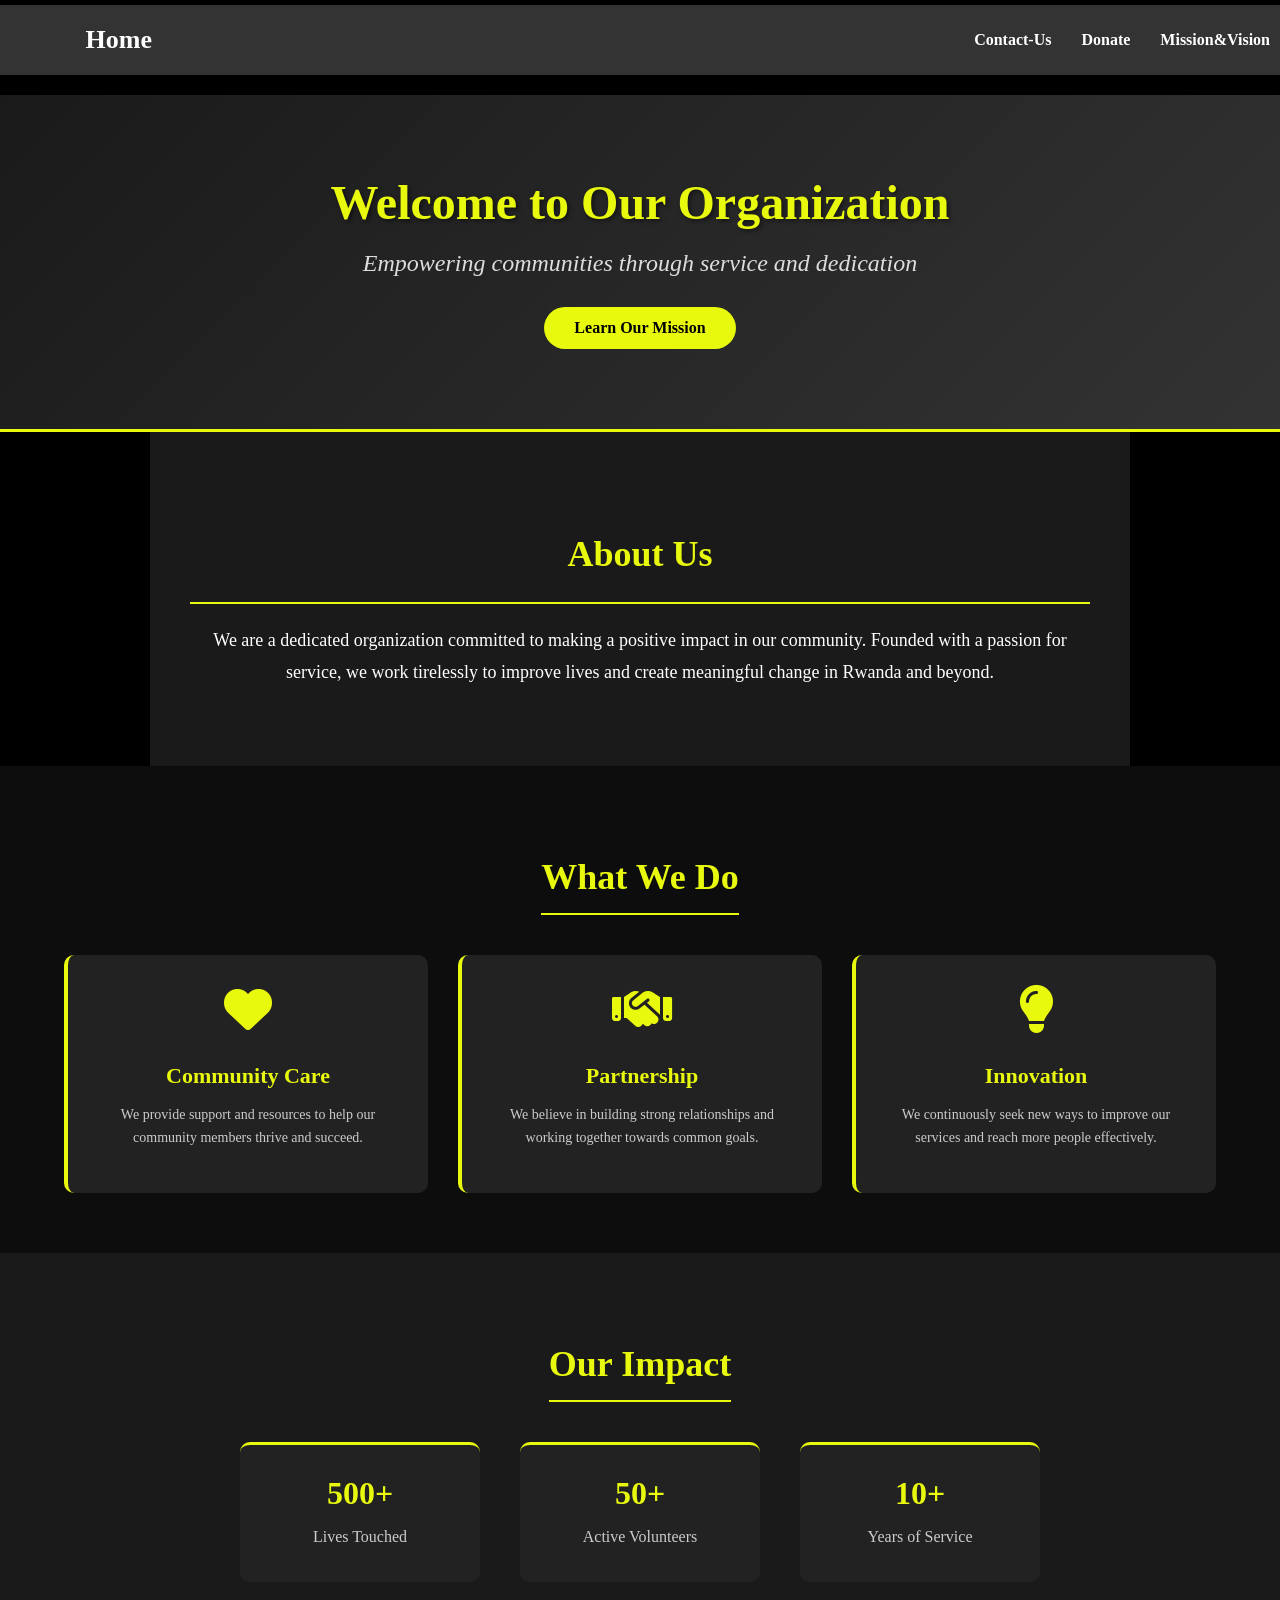
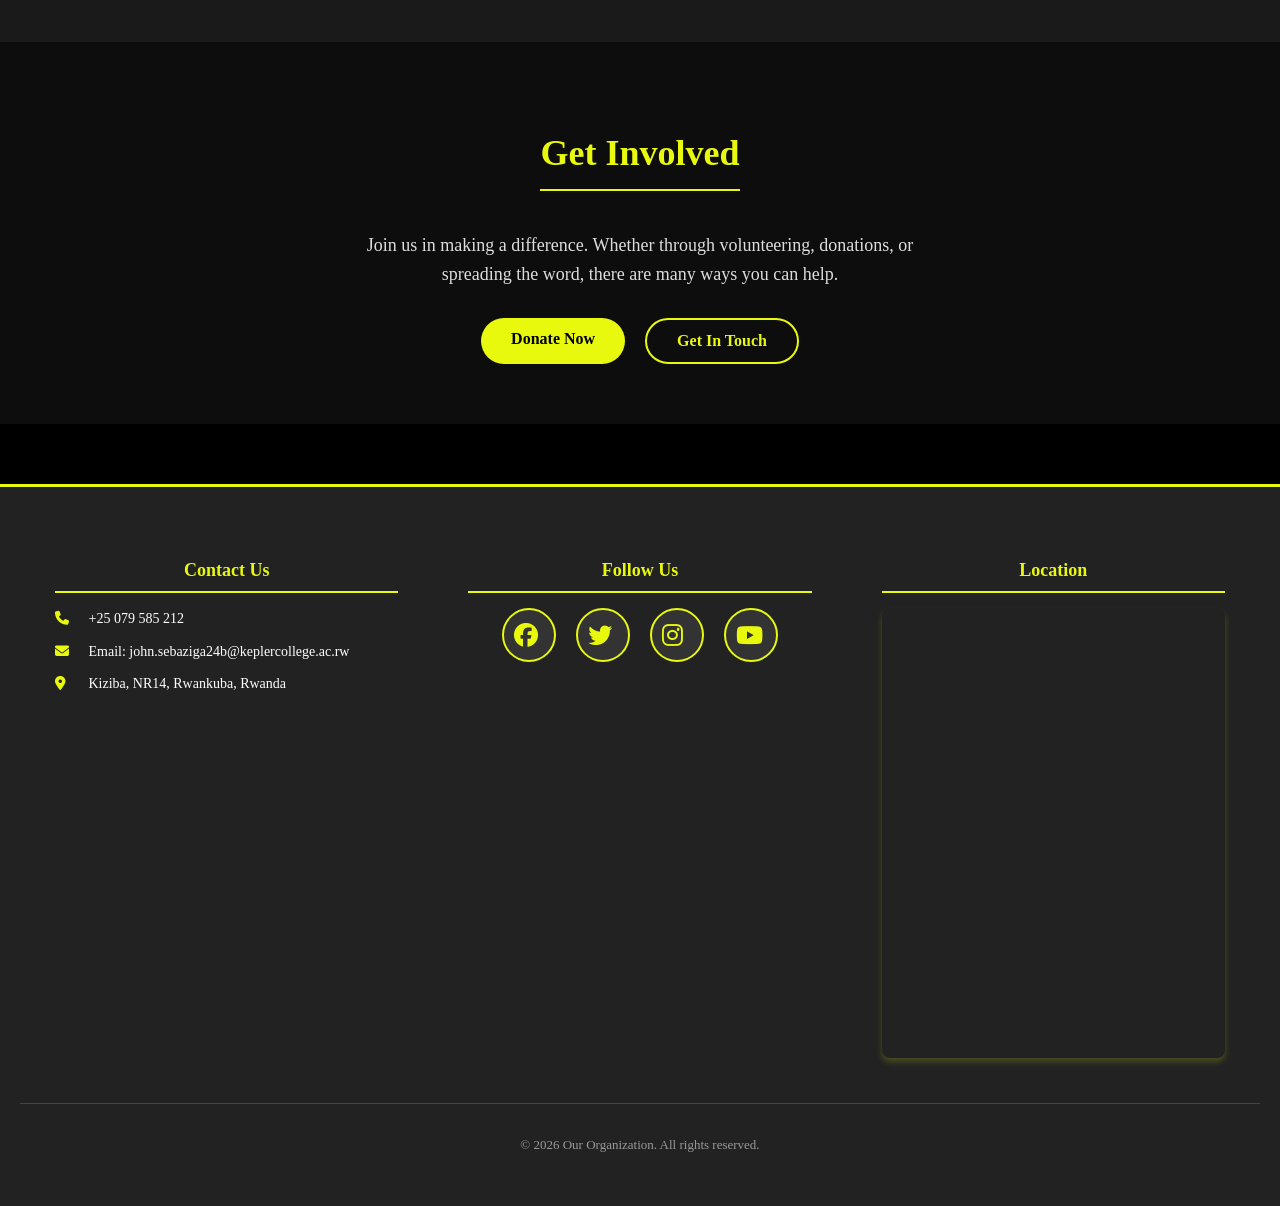
<file: index.html>
<!DOCTYPE html>
<html lang="en">
<head>
    <meta charset="UTF-8">
    <meta name="viewport" content="width=device-width, initial-scale=1.0">
    <title>Home</title>
    <link rel="stylesheet" href="style.css">
    <link rel="stylesheet" href="https://cdnjs.cloudflare.com/ajax/libs/font-awesome/6.4.0/css/all.min.css">
</head>
<body>
<nav>
    <a href="HTML Homepage.html" class="home"><b>Home</b></a>
    <a href="Contact Us.html" target="_blank"><strong>Contact-Us</strong></a>
    <a href="Donate.html" target="_blank"><strong>Donate</strong></a>
    <a href="Mission & Vission.html" target="_blank"><strong>Mission&Vision</strong></a>
</nav>
   
    <section class="hero">
        <h1>Welcome to Our Organization</h1>
        <p class="hero-subtitle">Empowering communities through service and dedication</p>
        <a href="Mission & Vission.html" class="cta-button">Learn Our Mission</a>
    </section>


    <section class="about">
        <h2>About Us</h2>
        <p>We are a dedicated organization committed to making a positive impact in our community. Founded with a passion for service, we work tirelessly to improve lives and create meaningful change in Rwanda and beyond.</p>
    </section>

   
    <section class="highlights">
        <h2>What We Do</h2>
        <div class="highlights-container">
            <div class="highlight-card">
                <i class="fas fa-heart"></i>
                <h3>Community Care</h3>
                <p>We provide support and resources to help our community members thrive and succeed.</p>
            </div>
            <div class="highlight-card">
                <i class="fas fa-handshake"></i>
                <h3>Partnership</h3>
                <p>We believe in building strong relationships and working together towards common goals.</p>
            </div>
            <div class="highlight-card">
                <i class="fas fa-lightbulb"></i>
                <h3>Innovation</h3>
                <p>We continuously seek new ways to improve our services and reach more people effectively.</p>
            </div>
        </div>
    </section>

   
    <section class="impact">
        <h2>Our Impact</h2>
        <div class="impact-stats">
            <div class="stat">
                <h3>500+</h3>
                <p>Lives Touched</p>
            </div>
            <div class="stat">
                <h3>50+</h3>
                <p>Active Volunteers</p>
            </div>
            <div class="stat">
                <h3>10+</h3>
                <p>Years of Service</p>
            </div>
        </div>
    </section>

  
    <section class="get-involved">
        <h2>Get Involved</h2>
        <p>Join us in making a difference. Whether through volunteering, donations, or spreading the word, there are many ways you can help.</p>
        <div class="button-group">
            <a href="Donate.html" class="btn btn-primary">Donate Now</a>
            <a href="Contact Us.html" class="btn btn-secondary">Get In Touch</a>
        </div>
    </section>

    <footer>
        <div class="footer-container">
            
            <div class="footer-section">
                <h3>Contact Us</h3>
                <p><i class="fas fa-phone"></i> +25 079 585 212</p>
                <p><i class="fas fa-envelope"></i> Email: john.sebaziga24b@keplercollege.ac.rw</p>
                <p><i class="fas fa-map-marker-alt"></i> Kiziba, NR14, Rwankuba, Rwanda</p>
            </div>

    
            <div class="footer-section">
                <h3>Follow Us</h3>
                <div class="social-icons">
                    <a href="https://facebook.com" target="_blank" title="Facebook"><i class="fab fa-facebook"></i></a>
                    <a href="https://twitter.com" target="_blank" title="Twitter"><i class="fab fa-twitter"></i></a>
                    <a href="https://instagram.com" target="_blank" title="Instagram"><i class="fab fa-instagram"></i></a>
                    <a href="https://youtube.com" target="_blank" title="YouTube"><i class="fab fa-youtube"></i></a>
                </div>
            </div>

           
            <div class="footer-section">
                <h3>Location</h3>
                <div class="map-container">
                    <iframe src="https://www.google.com/maps/embed?pb=!1m18!1m12!1m3!1d237356.9947204622!2d29.39455051456484!3d-2.0925304422572872!2m3!1f0!2f0!3f0!3m2!1i1024!2i768!4f13.1!3m3!1m2!1s0x19dd2b3b8c59457d%3A0x84dc0f31663a028c!2sKiziba%20Health%20Centre!5e0!3m2!1sen!2srw!4v1778515346919!5m2!1sen!2srw" width="600" height="450" style="border:0;" allowfullscreen="" loading="lazy" referrerpolicy="no-referrer-when-downgrade"></iframe>
                </div>
            </div>
        </div>

   
        <div class="footer-bottom">
            <p>&copy; 2026 Our Organization. All rights reserved.</p>
        </div>
    </footer>

</body>
</html>
</file>
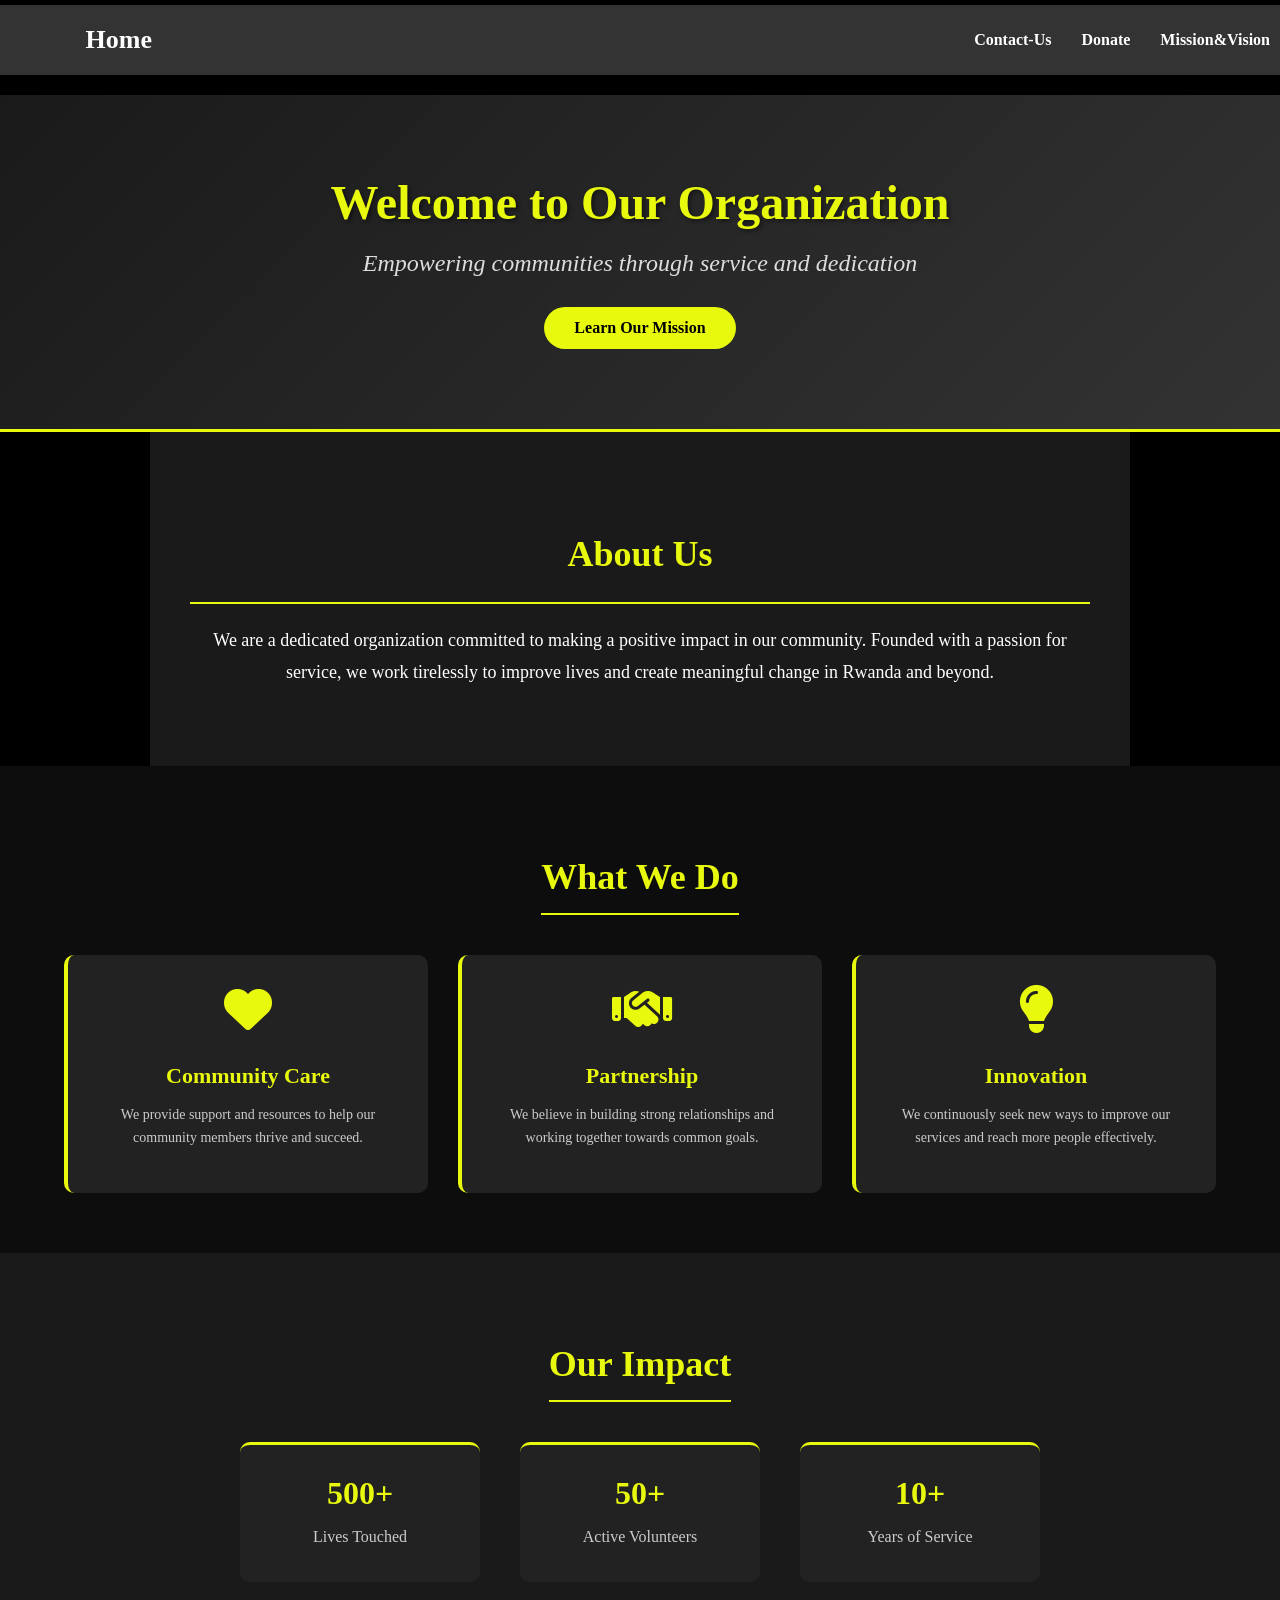
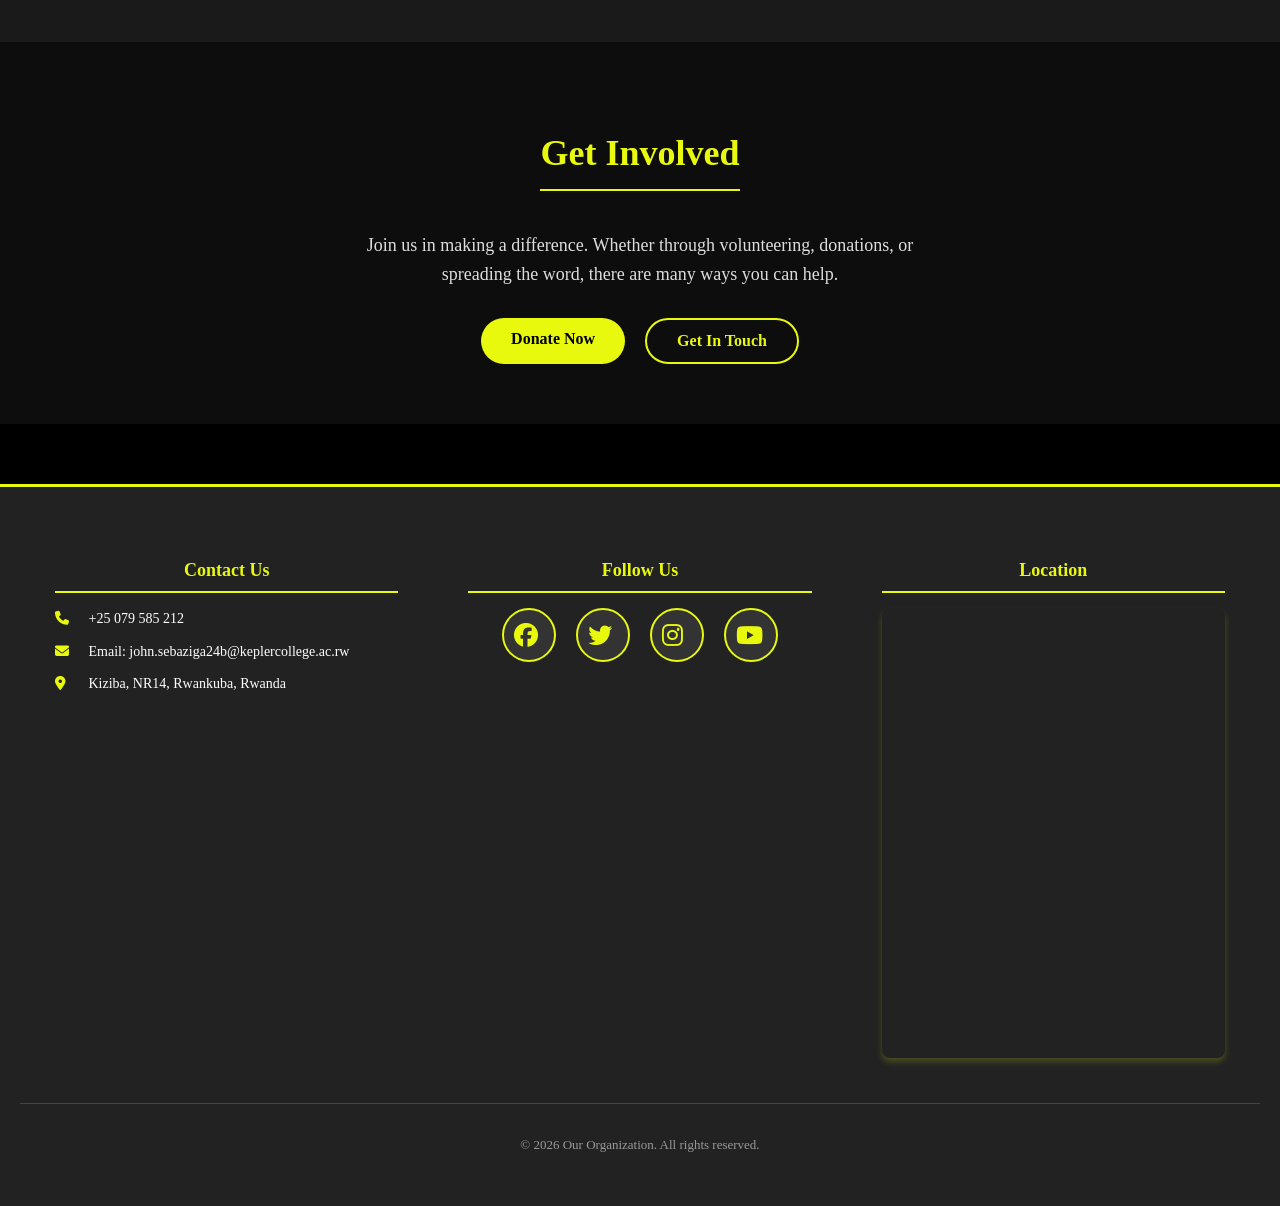
<file: HTML Homepage.html>
<!DOCTYPE html>
<html lang="en">
<head>
    <meta charset="UTF-8">
    <meta name="viewport" content="width=device-width, initial-scale=1.0">
    <title>Home</title>
    <link rel="stylesheet" href="style.css">
    <link rel="stylesheet" href="https://cdnjs.cloudflare.com/ajax/libs/font-awesome/6.4.0/css/all.min.css">
</head>
<body>
<nav>
    <a href="HTML Homepage.html" class="home"><b>Home</b></a>
    <a href="Contact Us.html" target="_blank"><strong>Contact-Us</strong></a>
    <a href="Donate.html" target="_blank"><strong>Donate</strong></a>
    <a href="Mission & Vission.html" target="_blank"><strong>Mission&Vision</strong></a>
</nav>
   
    <section class="hero">
        <h1>Welcome to Our Organization</h1>
        <p class="hero-subtitle">Empowering communities through service and dedication</p>
        <a href="Mission & Vission.html" class="cta-button">Learn Our Mission</a>
    </section>


    <section class="about">
        <h2>About Us</h2>
        <p>We are a dedicated organization committed to making a positive impact in our community. Founded with a passion for service, we work tirelessly to improve lives and create meaningful change in Rwanda and beyond.</p>
    </section>

   
    <section class="highlights">
        <h2>What We Do</h2>
        <div class="highlights-container">
            <div class="highlight-card">
                <i class="fas fa-heart"></i>
                <h3>Community Care</h3>
                <p>We provide support and resources to help our community members thrive and succeed.</p>
            </div>
            <div class="highlight-card">
                <i class="fas fa-handshake"></i>
                <h3>Partnership</h3>
                <p>We believe in building strong relationships and working together towards common goals.</p>
            </div>
            <div class="highlight-card">
                <i class="fas fa-lightbulb"></i>
                <h3>Innovation</h3>
                <p>We continuously seek new ways to improve our services and reach more people effectively.</p>
            </div>
        </div>
    </section>

   
    <section class="impact">
        <h2>Our Impact</h2>
        <div class="impact-stats">
            <div class="stat">
                <h3>500+</h3>
                <p>Lives Touched</p>
            </div>
            <div class="stat">
                <h3>50+</h3>
                <p>Active Volunteers</p>
            </div>
            <div class="stat">
                <h3>10+</h3>
                <p>Years of Service</p>
            </div>
        </div>
    </section>

  
    <section class="get-involved">
        <h2>Get Involved</h2>
        <p>Join us in making a difference. Whether through volunteering, donations, or spreading the word, there are many ways you can help.</p>
        <div class="button-group">
            <a href="Donate.html" class="btn btn-primary">Donate Now</a>
            <a href="Contact Us.html" class="btn btn-secondary">Get In Touch</a>
        </div>
    </section>

    <footer>
        <div class="footer-container">
            
            <div class="footer-section">
                <h3>Contact Us</h3>
                <p><i class="fas fa-phone"></i> +25 079 585 212</p>
                <p><i class="fas fa-envelope"></i> Email: john.sebaziga24b@keplercollege.ac.rw</p>
                <p><i class="fas fa-map-marker-alt"></i> Kiziba, NR14, Rwankuba, Rwanda</p>
            </div>

    
            <div class="footer-section">
                <h3>Follow Us</h3>
                <div class="social-icons">
                    <a href="https://facebook.com" target="_blank" title="Facebook"><i class="fab fa-facebook"></i></a>
                    <a href="https://twitter.com" target="_blank" title="Twitter"><i class="fab fa-twitter"></i></a>
                    <a href="https://instagram.com" target="_blank" title="Instagram"><i class="fab fa-instagram"></i></a>
                    <a href="https://youtube.com" target="_blank" title="YouTube"><i class="fab fa-youtube"></i></a>
                </div>
            </div>

           
            <div class="footer-section">
                <h3>Location</h3>
                <div class="map-container">
                    <iframe src="https://www.google.com/maps/embed?pb=!1m18!1m12!1m3!1d237356.9947204622!2d29.39455051456484!3d-2.0925304422572872!2m3!1f0!2f0!3f0!3m2!1i1024!2i768!4f13.1!3m3!1m2!1s0x19dd2b3b8c59457d%3A0x84dc0f31663a028c!2sKiziba%20Health%20Centre!5e0!3m2!1sen!2srw!4v1778515346919!5m2!1sen!2srw" width="600" height="450" style="border:0;" allowfullscreen="" loading="lazy" referrerpolicy="no-referrer-when-downgrade"></iframe>
                </div>
            </div>
        </div>

   
        <div class="footer-bottom">
            <p>&copy; 2026 Our Organization. All rights reserved.</p>
        </div>
    </footer>

</body>
</html>
</file>
<file: style.css>
body {
    font-family: 'Times New Roman', Times, serif;
    text-align: center;
    text-decoration: none;
    background-color: black;
    color: white;
    margin: 0;
    padding: 0;
}
nav {
    background-color: #333;
    text-decoration: solid;
    color: white;
    display: flex;
    gap: 30px;
    align-items: center;
    padding: 20px 10px;
    margin: 5px auto;
    padding-left: 10px;
    padding-right: 10px;
}

nav .home {
    margin-right: auto;
    font-size: 26px;
    margin-left: 2cm;
}
video {
    width: 300px;
    height: auto;
}

.nav-links a {
  text-decoration: none;
  color: black;
  font-weight: bold;
}
nav a {
    color: white;             
    font-weight: bold;        
    text-decoration: none;  
   
}
nav a:hover {
    color: rgb(233, 249, 14);
    border: 10px solid rgb(5, 6, 1);    
    cursor: pointer;
    text-transform: uppercase;
    
}

footer {
    background-color: #222;
    color: white;
    padding: 40px 20px;
    margin-top: 60px;
    border-top: 3px solid rgb(233, 249, 14);
}

.footer-container {
    display: flex;
    justify-content: space-between;
    align-items: flex-start;
    flex-wrap: nowrap;
    max-width: 1200px;
    margin: 0 auto 30px;
    gap: 40px;
    width: 100%;
    box-sizing: border-box;
}

.footer-section {
    flex: 1 1 0;
    min-width: 250px;
    padding: 15px;
    text-align: center;
}

.footer-section h3 {
    color: rgb(233, 249, 14);
    margin-bottom: 15px;
    font-size: 18px;
    border-bottom: 2px solid rgb(233, 249, 14);
    padding-bottom: 10px;
}

.footer-section p {
    margin: 10px 0;
    font-size: 14px;
    line-height: 1.6;
    text-align: left;
}

.footer-section i {
    margin-right: 10px;
    color: rgb(233, 249, 14);
    width: 20px;
}


.social-icons {
    display: flex;
    gap: 20px;
    justify-content: center;
    align-items: center;
    margin-top: 15px;
    flex-wrap: wrap;
}

.social-icons a {
    display: inline-flex;
    align-items: center;
    justify-content: center;
    width: 50px;
    height: 50px;
    background-color: #333;
    color: rgb(233, 249, 14);
    border-radius: 50%;
    text-decoration: none;
    font-size: 24px;
    transition: all 0.3s ease;
    border: 2px solid rgb(233, 249, 14);
}

.social-icons a:hover {
    background-color: rgb(233, 249, 14);
    color: black;
    transform: scale(1.15);
    box-shadow: 0 0 10px rgb(233, 249, 14);
}


.map-container {
    display: flex;
    justify-content: center;
    margin-top: 10px;
}

.map-container iframe {
    border-radius: 8px;
    box-shadow: 0 4px 6px rgba(233, 249, 14, 0.2);
}


.footer-bottom {
    text-align: center;
    border-top: 1px solid #444;
    padding-top: 20px;
    color: #999;
    font-size: 13px;
}


.hero {
    background: linear-gradient(135deg, #1a1a1a 0%, #333 100%);
    padding: 80px 20px;
    margin-top: 20px;
    text-align: center;
    border-bottom: 3px solid rgb(233, 249, 14);
}

.hero h1 {
    font-size: 48px;
    margin: 0 0 20px 0;
    color: rgb(233, 249, 14);
    text-shadow: 2px 2px 4px rgba(0,0,0,0.5);
}

.hero-subtitle {
    font-size: 24px;
    color: #ddd;
    margin: 0 0 30px 0;
    font-style: italic;
}

.cta-button {
    display: inline-block;
    background-color: rgb(233, 249, 14);
    color: black;
    padding: 12px 30px;
    border-radius: 25px;
    text-decoration: none;
    font-weight: bold;
    transition: all 0.3s ease;
    font-size: 16px;
}

.cta-button:hover {
    background-color: white;
    transform: scale(1.05);
    box-shadow: 0 0 20px rgb(233, 249, 14);
}

/* About Section */
.about {
    padding: 60px 40px;
    background-color: #1a1a1a;
    max-width: 900px;
    margin: 0 auto;
    line-height: 1.8;
    font-size: 18px;
}

.about h2 {
    color: rgb(233, 249, 14);
    font-size: 36px;
    margin-bottom: 20px;
    border-bottom: 2px solid rgb(233, 249, 14);
    padding-bottom: 15px;
}

/* Highlights Section */
.highlights {
    padding: 60px 20px;
    background-color: #0d0d0d;
}

.highlights h2 {
    color: rgb(233, 249, 14);
    font-size: 36px;
    margin-bottom: 40px;
    border-bottom: 2px solid rgb(233, 249, 14);
    padding-bottom: 15px;
    display: inline-block;
}

.highlights-container {
    display: flex;
    gap: 30px;
    justify-content: center;
    flex-wrap: wrap;
    max-width: 1200px;
    margin: 0 auto;
}

.highlight-card {
    background-color: #222;
    padding: 30px;
    border-radius: 10px;
    flex: 1;
    min-width: 250px;
    max-width: 300px;
    transition: all 0.3s ease;
    border-left: 4px solid rgb(233, 249, 14);
}

.highlight-card:hover {
    transform: translateY(-10px);
    box-shadow: 0 10px 30px rgba(233, 249, 14, 0.3);
    background-color: #2a2a2a;
}

.highlight-card i {
    font-size: 48px;
    color: rgb(233, 249, 14);
    margin-bottom: 15px;
}

.highlight-card h3 {
    color: rgb(233, 249, 14);
    font-size: 22px;
    margin: 15px 0;
}

.highlight-card p {
    color: #ccc;
    line-height: 1.6;
    font-size: 14px;
}


.impact {
    padding: 60px 20px;
    background-color: #1a1a1a;
}

.impact h2 {
    color: rgb(233, 249, 14);
    font-size: 36px;
    margin-bottom: 40px;
    border-bottom: 2px solid rgb(233, 249, 14);
    padding-bottom: 15px;
    display: inline-block;
}

.impact-stats {
    display: flex;
    gap: 40px;
    justify-content: center;
    flex-wrap: wrap;
    max-width: 900px;
    margin: 0 auto;
}

.stat {
    flex: 1;
    min-width: 150px;
    max-width: 200px;
    padding: 20px;
    background-color: #222;
    border-radius: 10px;
    border-top: 3px solid rgb(233, 249, 14);
}

.stat h3 {
    color: rgb(233, 249, 14);
    font-size: 32px;
    margin: 10px 0;
}

.stat p {
    color: #ccc;
    font-size: 16px;
}


.get-involved {
    padding: 60px 20px;
    background-color: #0d0d0d;
}

.get-involved h2 {
    color: rgb(233, 249, 14);
    font-size: 36px;
    margin-bottom: 20px;
    border-bottom: 2px solid rgb(233, 249, 14);
    padding-bottom: 15px;
    display: inline-block;
}

.get-involved > p {
    font-size: 18px;
    color: #ddd;
    max-width: 600px;
    margin: 20px auto 30px;
    line-height: 1.6;
}

.button-group {
    display: flex;
    gap: 20px;
    justify-content: center;
    flex-wrap: wrap;
}

.btn {
    padding: 12px 30px;
    border-radius: 25px;
    text-decoration: none;
    font-weight: bold;
    font-size: 16px;
    transition: all 0.3s ease;
}

.btn-primary {
    background-color: rgb(233, 249, 14);
    color: black;
}

.btn-primary:hover {
    background-color: white;
    transform: scale(1.05);
    box-shadow: 0 0 20px rgb(233, 249, 14);
}

.btn-secondary {
    background-color: transparent;
    color: rgb(233, 249, 14);
    border: 2px solid rgb(233, 249, 14);
}

.btn-secondary:hover {
    background-color: rgb(233, 249, 14);
    color: black;
    transform: scale(1.05);
}

/* Contact Page Styles */
.contact-info {
    padding: 60px 20px;
    background-color: #1a1a1a;
}

.contact-info h2 {
    color: rgb(233, 249, 14);
    font-size: 36px;
    margin-bottom: 40px;
    border-bottom: 2px solid rgb(233, 249, 14);
    padding-bottom: 15px;
    display: inline-block;
}

.contact-methods {
    display: flex;
    gap: 30px;
    justify-content: center;
    flex-wrap: wrap;
    max-width: 1200px;
    margin: 0 auto;
}

.contact-card {
    background-color: #222;
    padding: 30px;
    border-radius: 10px;
    flex: 1;
    min-width: 250px;
    max-width: 300px;
    text-align: center;
    transition: all 0.3s ease;
    border-top: 4px solid rgb(233, 249, 14);
}

.contact-card:hover {
    transform: translateY(-10px);
    box-shadow: 0 10px 30px rgba(233, 249, 14, 0.3);
    background-color: #2a2a2a;
}

.contact-card i {
    font-size: 48px;
    color: rgb(233, 249, 14);
    margin-bottom: 15px;
}

.contact-card h3 {
    color: rgb(233, 249, 14);
    font-size: 22px;
    margin: 15px 0;
}

.contact-card p {
    color: #ccc;
    margin: 10px 0;
    font-size: 14px;
}

.contact-card a {
    color: rgb(233, 249, 14);
    text-decoration: none;
    transition: all 0.3s ease;
}

.contact-card a:hover {
    text-decoration: underline;
    color: white;
}

.response-time {
    font-size: 12px;
    color: #999;
    margin-top: 10px;
}

.message-section {
    padding: 40px 20px;
    background-color: #0d0d0d;
    max-width: 800px;
    margin: 0 auto;
    text-align: center;
}

.message-section h2 {
    color: rgb(233, 249, 14);
    font-size: 32px;
    margin-bottom: 20px;
}

.message-section p {
    color: #ddd;
    font-size: 16px;
    line-height: 1.8;
}

/* Donation Page Styles */
.why-donate {
    padding: 60px 40px;
    background-color: #1a1a1a;
    max-width: 900px;
    margin: 0 auto;
    text-align: center;
}

.why-donate h2 {
    color: rgb(233, 249, 14);
    font-size: 36px;
    margin-bottom: 20px;
    border-bottom: 2px solid rgb(233, 249, 14);
    padding-bottom: 15px;
    display: inline-block;
}

.why-donate p {
    color: #ddd;
    font-size: 18px;
    line-height: 1.8;
}

.donation-options {
    padding: 60px 20px;
    background-color: #0d0d0d;
}

.donation-options h2 {
    color: rgb(233, 249, 14);
    font-size: 36px;
    margin-bottom: 40px;
    border-bottom: 2px solid rgb(233, 249, 14);
    padding-bottom: 15px;
    display: inline-block;
}

.donation-cards {
    display: flex;
    gap: 30px;
    justify-content: center;
    flex-wrap: wrap;
    max-width: 1200px;
    margin: 0 auto;
}

.donation-card {
    background-color: #222;
    padding: 30px;
    border-radius: 10px;
    flex: 1;
    min-width: 250px;
    max-width: 300px;
    text-align: center;
    transition: all 0.3s ease;
    border-bottom: 4px solid rgb(233, 249, 14);
}

.donation-card:hover {
    transform: translateY(-10px);
    box-shadow: 0 10px 30px rgba(233, 249, 14, 0.3);
    background-color: #2a2a2a;
}

.donation-card i {
    font-size: 48px;
    color: rgb(233, 249, 14);
    margin-bottom: 15px;
}

.donation-card h3 {
    color: rgb(233, 249, 14);
    font-size: 22px;
    margin: 15px 0;
}

.donation-card p {
    color: #ccc;
    font-size: 14px;
    line-height: 1.6;
    margin-bottom: 20px;
}

.donate-btn {
    background-color: rgb(233, 249, 14);
    color: black;
    border: none;
    padding: 10px 25px;
    border-radius: 20px;
    cursor: pointer;
    font-weight: bold;
    transition: all 0.3s ease;
}

.donate-btn:hover {
    background-color: white;
    transform: scale(1.05);
    box-shadow: 0 0 15px rgb(233, 249, 14);
}

.donation-impact {
    padding: 60px 20px;
    background-color: #1a1a1a;
}

.donation-impact h2 {
    color: rgb(233, 249, 14);
    font-size: 36px;
    margin-bottom: 40px;
    border-bottom: 2px solid rgb(233, 249, 14);
    padding-bottom: 15px;
    display: inline-block;
}

.impact-breakdown {
    display: grid;
    grid-template-columns: repeat(auto-fit, minmax(200px, 1fr));
    gap: 30px;
    max-width: 1000px;
    margin: 0 auto;
}

.impact-item {
    background-color: #222;
    padding: 30px;
    border-radius: 10px;
    text-align: center;
    border-left: 4px solid rgb(233, 249, 14);
}

.impact-item h3 {
    color: rgb(233, 249, 14);
    font-size: 28px;
    margin: 0 0 10px 0;
}

.impact-item p {
    color: #ccc;
    font-size: 14px;
}

.donate-cta {
    padding: 60px 20px;
    background-color: #0d0d0d;
    text-align: center;
}

.donate-cta h2 {
    color: rgb(233, 249, 14);
    font-size: 36px;
    margin-bottom: 20px;
}

.donate-cta p {
    color: #ddd;
    font-size: 18px;
    margin-bottom: 30px;
}

/* Mission & Vision Page Styles */
.mission-vision-section {
    padding: 60px 20px;
    background-color: #1a1a1a;
    display: grid;
    grid-template-columns: 1fr 1fr;
    gap: 40px;
    max-width: 1200px;
    margin: 0 auto;
}

.mv-card {
    background-color: #222;
    padding: 40px;
    border-radius: 10px;
    transition: all 0.3s ease;
    border-top: 4px solid rgb(233, 249, 14);
}

.mv-card:hover {
    transform: translateY(-10px);
    box-shadow: 0 10px 30px rgba(233, 249, 14, 0.3);
    background-color: #2a2a2a;
}

.mv-icon {
    text-align: center;
    margin-bottom: 20px;
}

.mv-icon i {
    font-size: 64px;
    color: rgb(233, 249, 14);
}

.mv-card h2 {
    color: rgb(233, 249, 14);
    font-size: 28px;
    margin: 20px 0;
    text-align: center;
    border-bottom: 2px solid rgb(233, 249, 14);
    padding-bottom: 15px;
}

.mv-card p {
    color: #ddd;
    font-size: 16px;
    line-height: 1.8;
    margin-bottom: 20px;
}

.mission-points,
.vision-points {
    display: flex;
    flex-direction: column;
    gap: 15px;
}

.point {
    display: flex;
    align-items: center;
    gap: 15px;
    padding: 10px;
    background-color: #1a1a1a;
    border-radius: 5px;
    border-left: 3px solid rgb(233, 249, 14);
}

.point i {
    color: rgb(233, 249, 14);
    font-size: 18px;
    flex-shrink: 0;
}

.point span {
    color: #ccc;
    font-size: 14px;
}

.core-values {
    padding: 60px 20px;
    background-color: #0d0d0d;
}

.core-values h2 {
    color: rgb(233, 249, 14);
    font-size: 36px;
    margin-bottom: 40px;
    border-bottom: 2px solid rgb(233, 249, 14);
    padding-bottom: 15px;
    display: inline-block;
}

.values-container {
    display: grid;
    grid-template-columns: repeat(auto-fit, minmax(250px, 1fr));
    gap: 30px;
    max-width: 1200px;
    margin: 0 auto;
}

.value-card {
    background-color: #222;
    padding: 30px;
    border-radius: 10px;
    text-align: center;
    transition: all 0.3s ease;
    border-top: 4px solid rgb(233, 249, 14);
}

.value-card:hover {
    transform: translateY(-10px);
    box-shadow: 0 10px 30px rgba(233, 249, 14, 0.3);
    background-color: #2a2a2a;
}

.value-card i {
    font-size: 48px;
    color: rgb(233, 249, 14);
    margin-bottom: 15px;
}

.value-card h3 {
    color: rgb(233, 249, 14);
    font-size: 20px;
    margin: 15px 0;
}

.value-card p {
    color: #ccc;
    font-size: 14px;
    line-height: 1.6;
}

.join-us {
    padding: 60px 20px;
    background-color: #1a1a1a;
    text-align: center;
}

.join-us h2 {
    color: rgb(233, 249, 14);
    font-size: 36px;
    margin-bottom: 20px;
    border-bottom: 2px solid rgb(233, 249, 14);
    padding-bottom: 15px;
    display: inline-block;
}

.join-us p {
    color: #ddd;
    font-size: 18px;
    max-width: 600px;
    margin: 20px auto 30px;
    line-height: 1.8;
}

/* Media Sections */
.media-section {
    padding: 60px 20px;
    background-color: #0d0d0d;
}

.media-section h2 {
    color: rgb(233, 249, 14);
    font-size: 36px;
    margin-bottom: 40px;
    border-bottom: 2px solid rgb(233, 249, 14);
    padding-bottom: 15px;
    display: inline-block;
}

.media-container {
    display: grid;
    grid-template-columns: repeat(auto-fit, minmax(300px, 1fr));
    gap: 30px;
    max-width: 1200px;
    margin: 0 auto;
}

.media-item {
    background-color: #222;
    padding: 20px;
    border-radius: 10px;
    overflow: hidden;
    transition: all 0.3s ease;
    border-top: 4px solid rgb(233, 249, 14);
}

.media-item:hover {
    box-shadow: 0 10px 30px rgba(233, 249, 14, 0.3);
    background-color: #2a2a2a;
}

.media-item h3 {
    color: rgb(233, 249, 14);
    font-size: 18px;
    margin: 0 0 15px 0;
    display: flex;
    align-items: center;
    gap: 10px;
}

.media-item h3 i {
    font-size: 24px;
}

.media-item video,
.media-item audio,
.media-item img {
    width: 100%;
    height: auto;
    border-radius: 5px;
    margin-bottom: 10px;
}

@media (max-width: 768px) {
    nav {
        flex-direction: column;
        gap: 15px;
    }

    nav .home {
        margin-right: 0;
        margin-left: 0;
    }

    .hero h1 {
        font-size: 32px;
    }

    .hero-subtitle {
        font-size: 18px;
    }

    .about {
        padding: 40px 20px;
        font-size: 16px;
    }

    .about h2,
    .highlights h2,
    .impact h2,
    .get-involved h2 {
        font-size: 28px;
    }

    .highlights-container {
        flex-direction: column;
    }

    .highlight-card {
        max-width: 100%;
    }

    .impact-stats {
        flex-direction: column;
    }

    .stat {
        max-width: 100%;
    }

    .button-group {
        flex-direction: column;
    }

    .btn {
        width: 100%;
    }

    .footer-container {
        flex-direction: column;
        align-items: center;
    }

    .footer-section {
        text-align: center;
    }

    .social-icons {
        justify-content: center;
    }

    .map-container iframe {
        width: 100% !important;
        max-width: 100%;
    }

 
    .contact-methods {
        flex-direction: column;
    }

    .contact-card {
        max-width: 100%;
    }

   
    .donation-cards {
        flex-direction: column;
    }

    .donation-card {
        max-width: 100%;
    }

    .impact-breakdown {
        grid-template-columns: 1fr;
    }

  
    .mission-vision-section {
        grid-template-columns: 1fr;
    }

    .values-container {
        grid-template-columns: 1fr;
    }

    .media-container {
        grid-template-columns: 1fr;
    }
}
</file>
